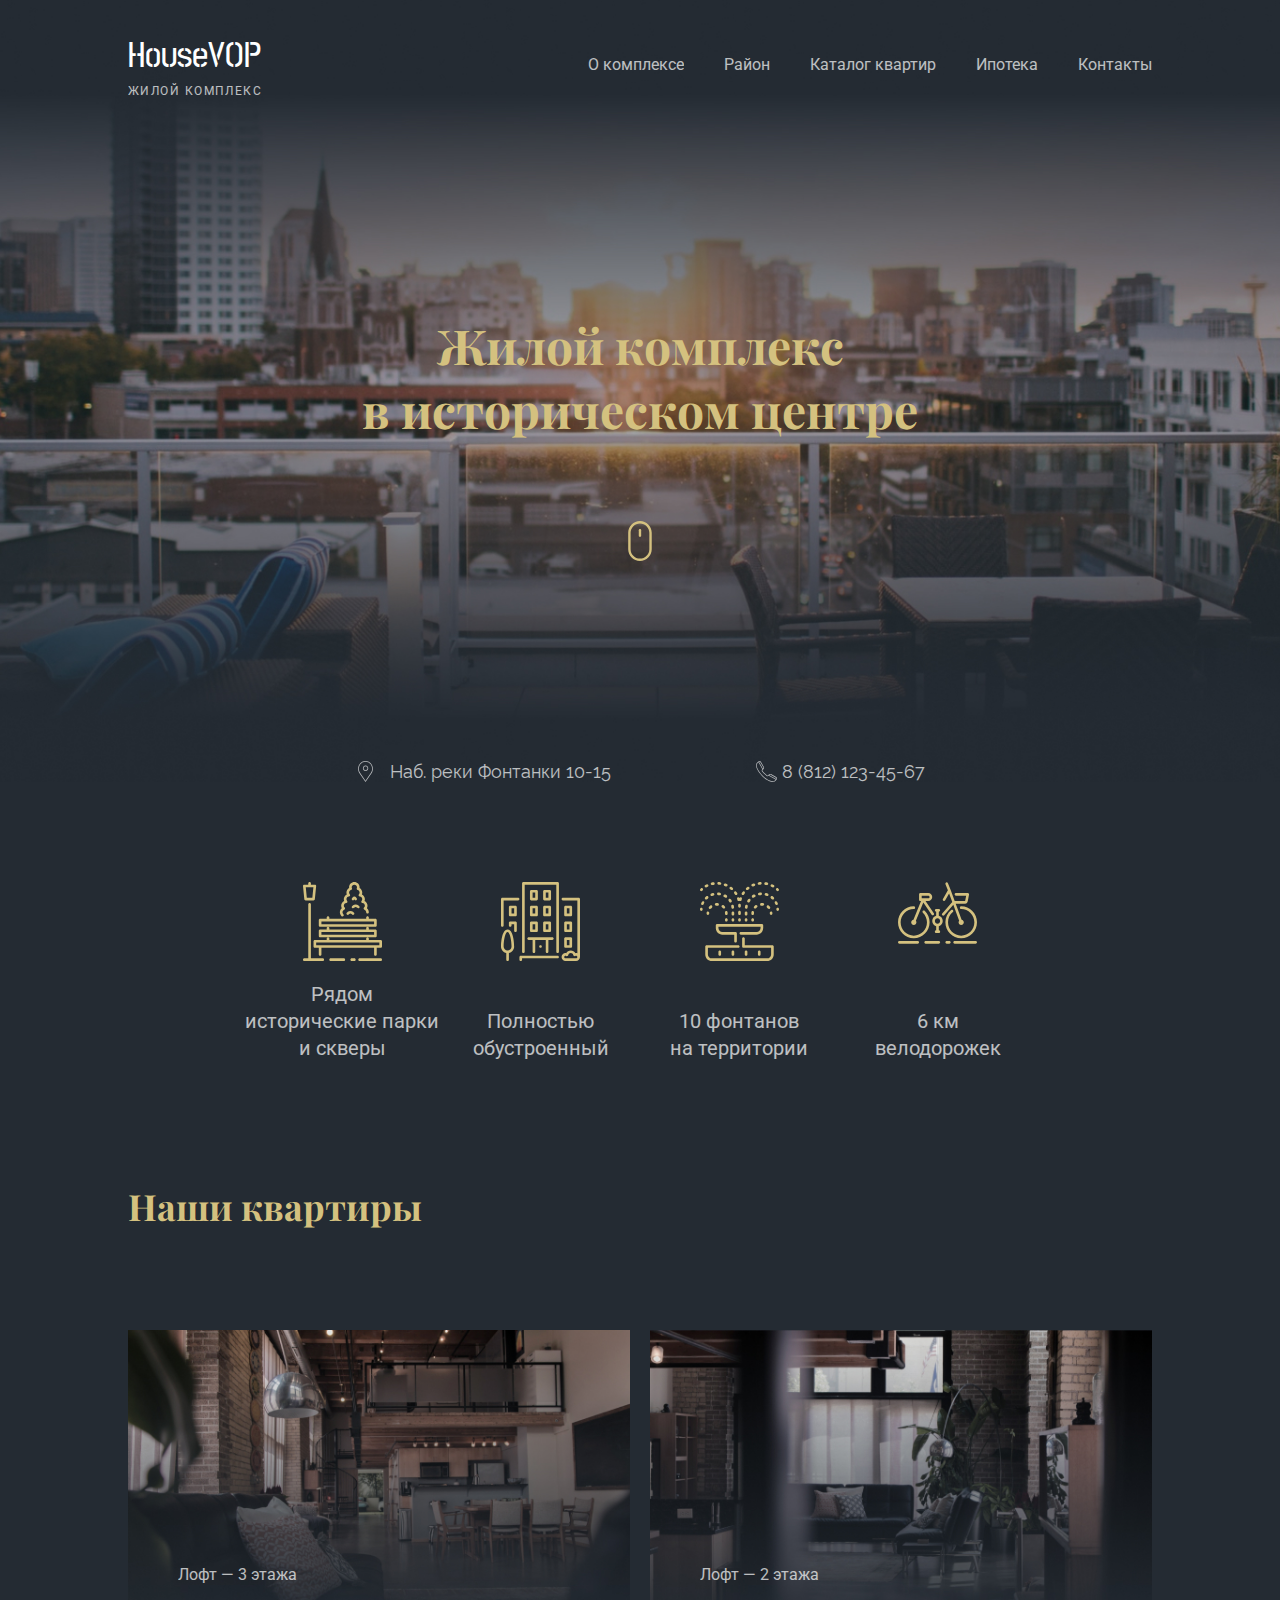
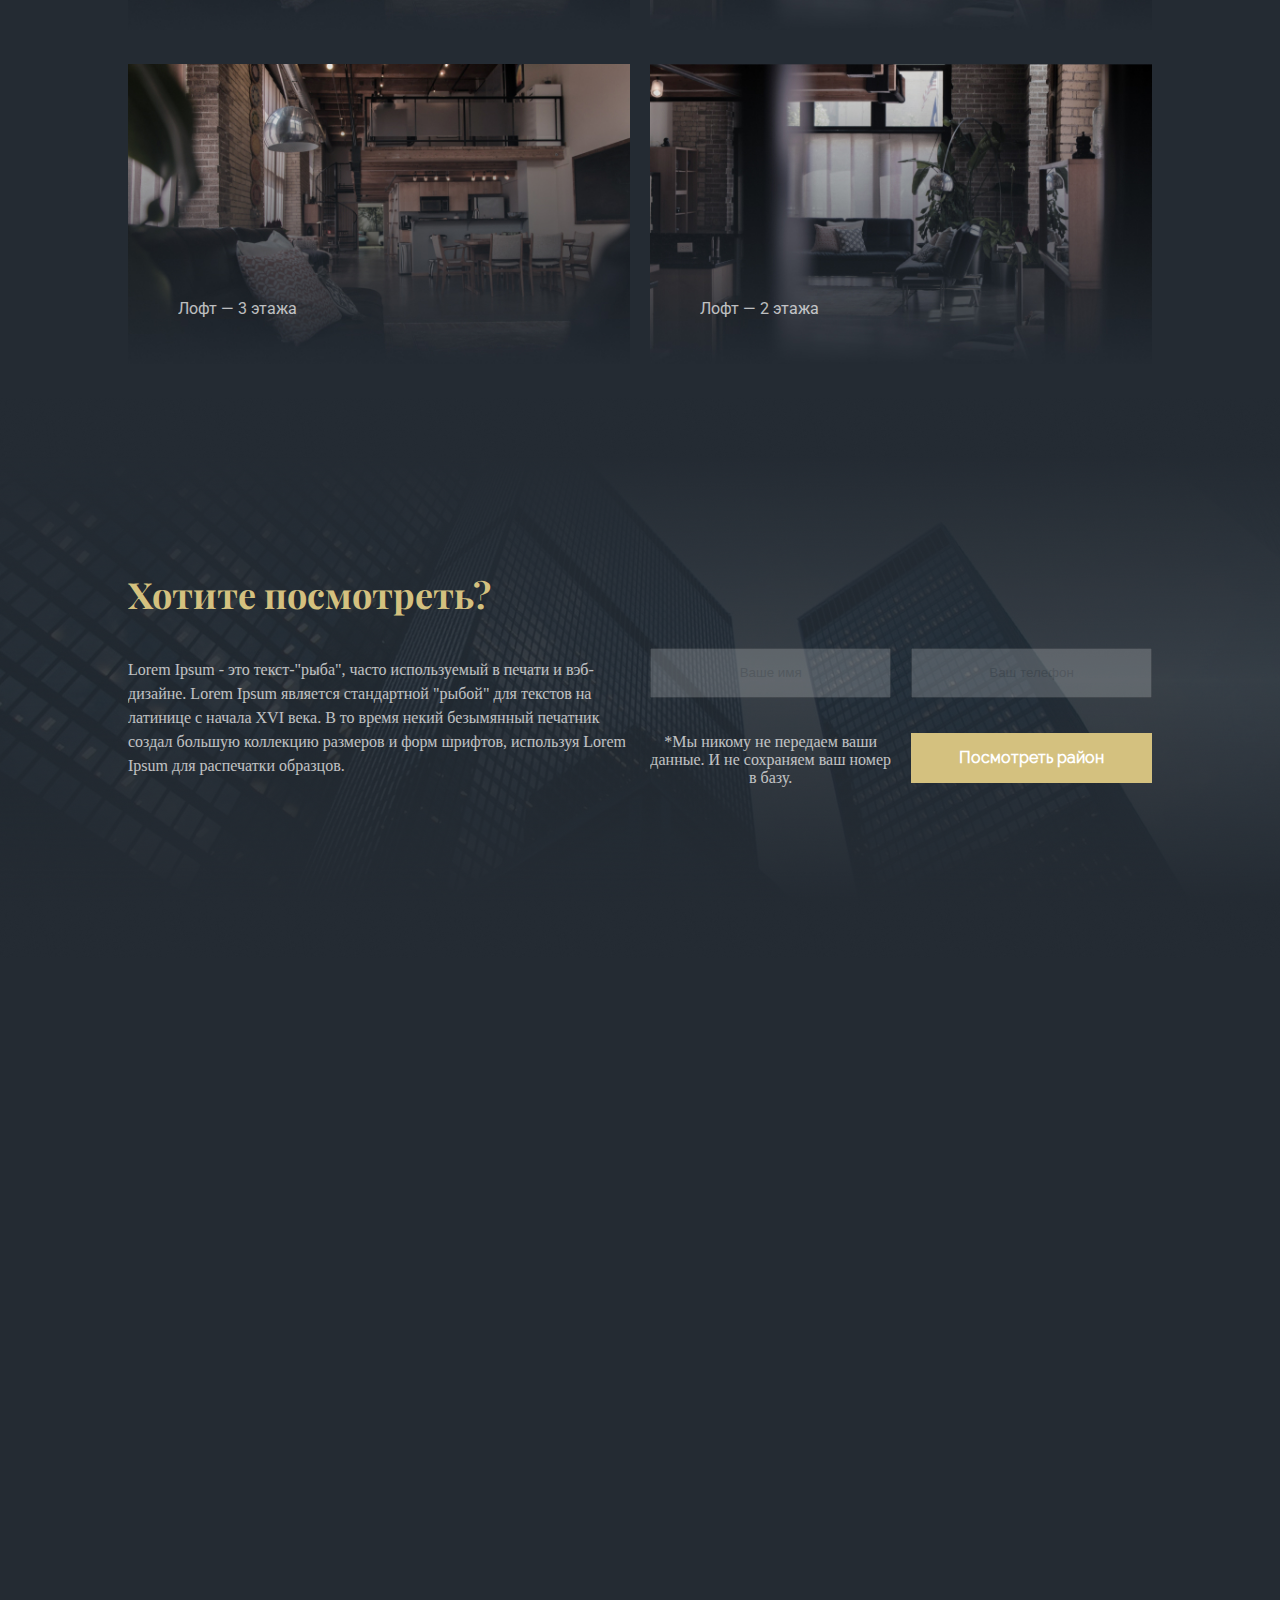
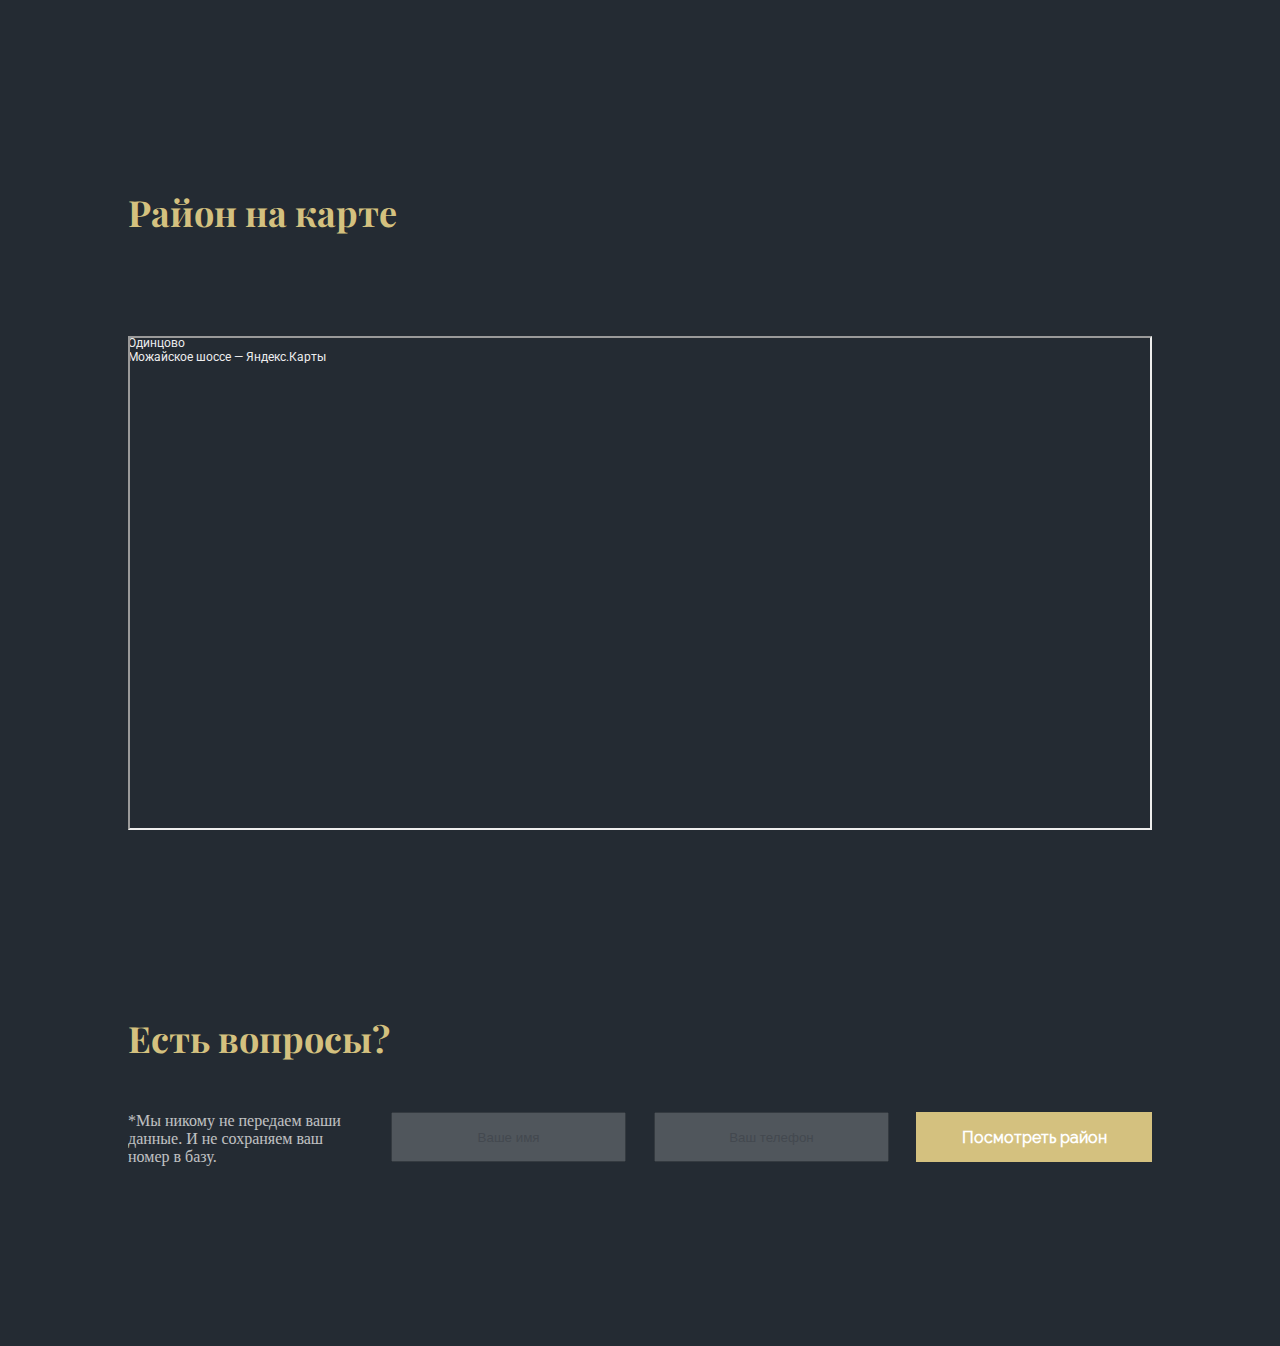
<file: index.html>
<!DOCTYPE html>
<html lang="en">
  <head>
    <meta charset="UTF-8" />
    <meta name="viewport" content="width=device-width, initial-scale=1.0" />
    <link
      rel="stylesheet"
      href="https://cdnjs.cloudflare.com/ajax/libs/animate.css/4.1.1/animate.min.css"
    />
    <link rel="stylesheet" href="assets/css/housevop.css" />

    <title>HouseVop2</title>
  </head>

  <body>
    <div class="header">
      <div class="container">
        <nav class="header-top">
          <div class="header-logo">
            <p class="header-logo-top">HouseVOP</p>
            <p class="header-logo-bottom">ЖИЛОЙ КОМПЛЕКС</p>
          </div>
          <div class="header-menu-burger" id="header-menu-burger">
            <span
              class="header-menu-burger-span"
              id="header-menu-burger-span"
            ></span>
          </div>
          <ul class="header-menu" id="header-menu">
            <li class="header-menu-item">
              <a href="#" class="header-menu-link">О комплексе</a>
            </li>
            <li class="header-menu-item">
              <a href="#" class="header-menu-link">Район</a>
            </li>
            <li class="header-menu-item">
              <a href="#" class="header-menu-link">Каталог квартир</a>
            </li>
            <li class="header-menu-item">
              <a href="#" class="header-menu-link">Ипотека</a>
            </li>
            <li class="header-menu-item">
              <a href="#" class="header-menu-link">Контакты</a>
            </li>
          </ul>
        </nav>
        <div class="header-middle">
          <h2 class="header-middle-title">
            Жилой комплекс <br />
            в историческом центре
          </h2>
          <img
            class="header-middle-mouseimg"
            src="assets/img/mouse.svg"
            alt="mouse"
          />
        </div>
        <div class="header-bottom">
          <a href="#" class="header-bottom-address">Наб. реки Фонтанки 10-15</a>
          <a href="tel:8(812)123-45-67" class="header-bottom-phone"
            >8 (812) 123-45-67</a
          >
        </div>
      </div>
    </div>
    <main class="main">
      <div class="container">
        <ul class="cards">
          <li class="cards-card">
            <img src="./assets/img/bench.svg" alt="#" class="cards-img" />
            <p class="cards-text">Рядом исторические парки и скверы</p>
          </li>
          <li class="cards-card">
            <img src="./assets/img/House.svg" alt="#" class="cards-img" />
            <p class="cards-text">Полностью обустроенный</p>
          </li>
          <li class="cards-card">
            <img src="./assets/img/Fountain.svg" alt="#" class="cards-img" />
            <p class="cards-text">
              10 фонтанов <br />
              на территории
            </p>
          </li>
          <li class="cards-card">
            <img src="./assets/img/Bicicle.svg" alt="#" class="cards-img" />
            <p class="cards-text">
              6 км <br />
              велодорожек
            </p>
          </li>
          <!-- <span class="number number2">II</span> -->
        </ul>
      </div>

      <div class="container">
        <h2 class="cards-title cards-2-title">Наши квартиры</h2>
        <div class="cards-2">
          <div class="card-2">
            <img src="assets/img/pic1.jpg" alt="pic1" class="card-2-img" />
            <p class="card-2-text">Лофт — 3 этажа</p>
          </div>
          <div class="card-2">
            <img src="assets/img/pic2.jpg" alt="pic2" class="card-2-img" />
            <p class="card-2-text">Лофт — 2 этажа</p>
          </div>
          <div class="card-2">
            <img src="assets/img/pic1.jpg" alt="" class="card-2-img" />
            <p class="card-2-text">Лофт — 3 этажа</p>
          </div>
          <div class="card-2">
            <img src="assets/img/pic2.jpg" alt="" class="card-2-img" />
            <p class="card-2-text">Лофт — 2 этажа</p>
          </div>
          <!-- <span class="number number-3">III</span> -->
        </div>
      </div>

      <section class="wannawatch">
        <div class="container wannawatch-container">
          <h2 class="wannawatch-title cards-title">Хотите посмотреть?</h2>
          <div class="wannawatch-wrapper">
            <div class="wannawatch-left">
              <p class="wannawatch-left-text text">
                Lorem Ipsum - это текст-"рыба", часто используемый в печати и
                вэб-дизайне. Lorem Ipsum является стандартной "рыбой" для
                текстов на латинице с начала XVI века. В то время некий
                безымянный печатник создал большую коллекцию размеров и форм
                шрифтов, используя Lorem Ipsum для распечатки образцов.
              </p>
            </div>

            <div class="wannawatch-right">
              <input
                type="text"
                placeholder="Ваше имя"
                class="wannawatch-right-name input-name input"
              />
              <input
                type="text"
                placeholder="Ваш телефон"
                class="wannawatch-right-phone input-phone input"
              />
              <p class="wannawatch-right-text text">
                *Мы никому не передаем ваши данные. И не сохраняем ваш номер в
                базу.
              </p>
              <button class="wannawatch-right-button button">Посмотреть район</button>
            </div>
          </div>
        </div>
      </section>
      <section class="frame">
        <div class="frame-container">
          <iframe
            width="720"
            height="650"
            src="https://www.youtube.com/embed/lFQJETg08FU"
            frameborder="0"
            allow="accelerometer; autoplay; clipboard-write; encrypted-media; gyroscope; picture-in-picture"
            allowfullscreen
          ></iframe>
        </div>
      </section>
      <section class="district">
        <div class="container district-container">
          <h2 class="cards-title district-title">Район на карте</h2>
          <div style="position: relative; overflow: hidden">
            <a
              href="https://yandex.ru/maps/10743/odincovo/?utm_medium=mapframe&utm_source=maps"
              style="color: #eee; font-size: 12px; position: absolute; top: 0px"
              >Одинцово</a
            ><a
              href="https://yandex.ru/maps/10743/odincovo/?ll=37.274341%2C55.676312&mode=whatshere&utm_medium=mapframe&utm_source=maps&whatshere%5Bpoint%5D=37.278290%2C55.675452&whatshere%5Bzoom%5D=15&z=15"
              style="
                color: #eee;
                font-size: 12px;
                position: absolute;
                top: 14px;
              "
              >Можайское шоссе — Яндекс.Карты</a
            ><iframe
              src="https://yandex.ru/map-widget/v1/-/CCUQEXc7DC"
              width="100%"
              height="494"
              frameborder="1"
              allowfullscreen="true"
              style="position: relative"
            ></iframe>
          </div>
        </div>
      </section>
      <section class="questions">
        <div class="questions-container container">
          <h2 class="questions-title cards-title">Есть вопросы?</h2>
            <div class="questions-wrapper">
              <p class="questions-text text">
                *Мы никому не передаем ваши данные. И не сохраняем ваш номер в
                базу.
              </p>
              <input
                type="text"
                placeholder="Ваше имя"
                class="questions-name input"
              />
              <input
                type="text"
                placeholder="Ваш телефон"
                class="questions-phone input"
              />
              <button class="questions-button button">Посмотреть район</button>
            </div>
        </div>
      </section>
    </main>

    <script src="assets/js/script.js"></script>
  </body>
</html>
</file>
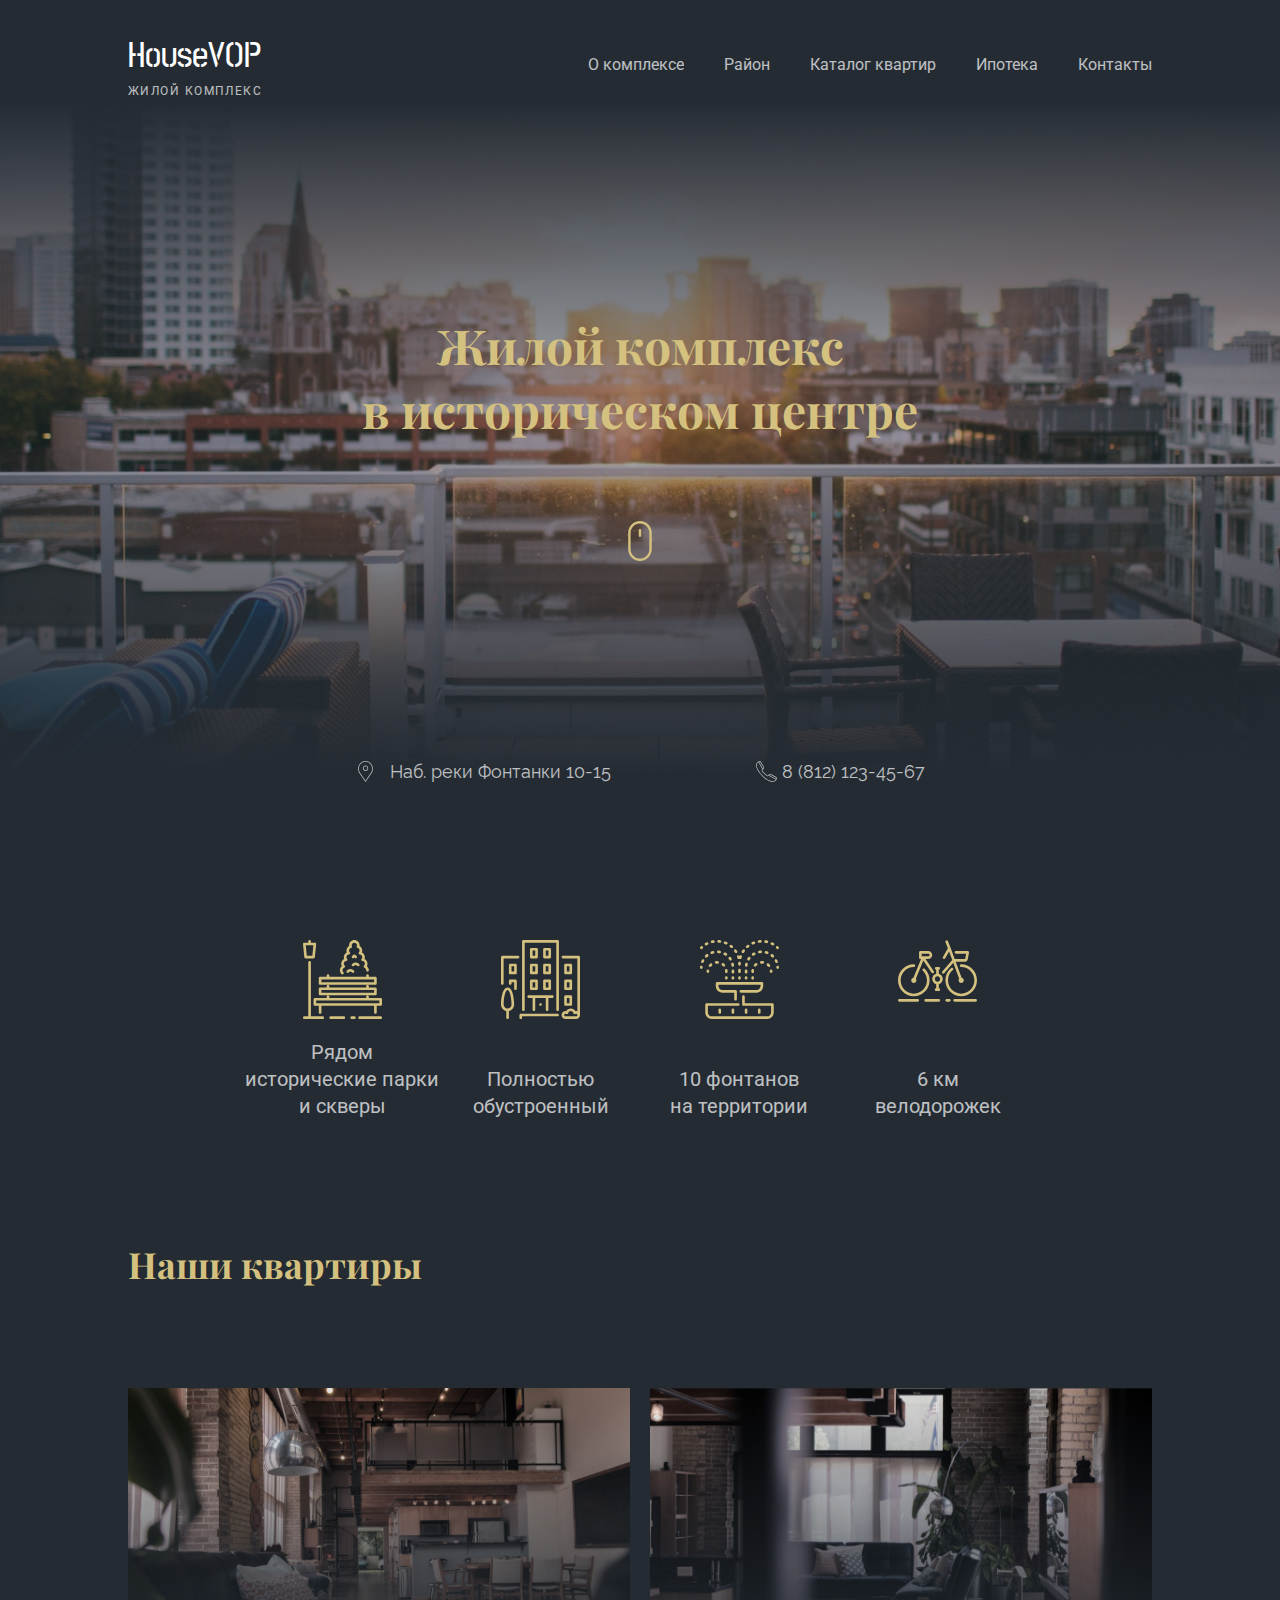
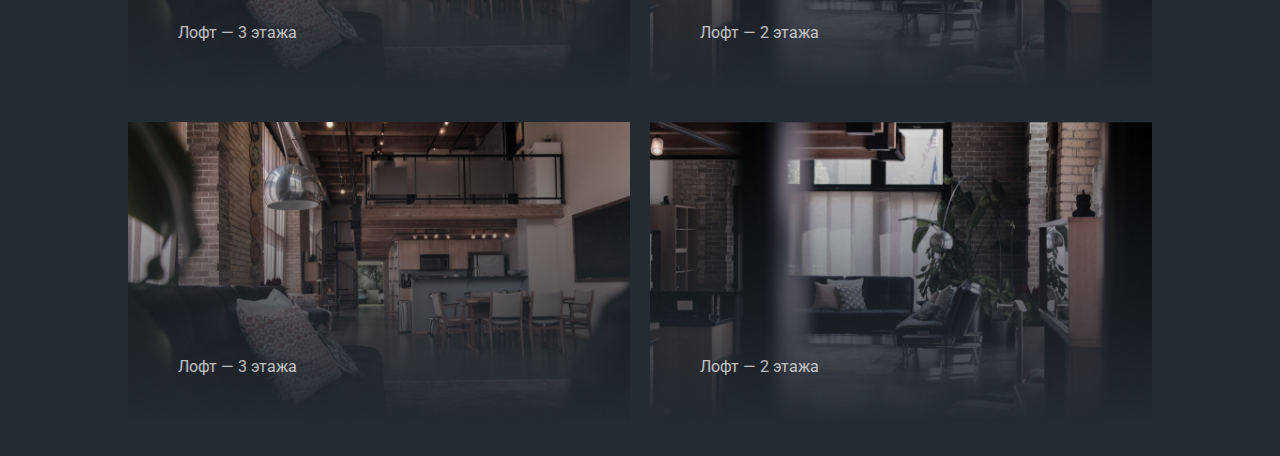
<file: HouseVop1/index.html>
<!DOCTYPE html>
<html lang="en">
<head>
    <meta charset="UTF-8">
    <meta name="viewport" content="width=device-width, initial-scale=1.0">
    <link rel="stylesheet" href="https://cdnjs.cloudflare.com/ajax/libs/animate.css/4.1.1/animate.min.css">
    <link rel="stylesheet" href="assets/css/housevop.css">

    <title>HouseVop2</title>
</head>
<body>
    <div class="header">
        <div class="container">
            <nav class="header-top">
                <div class="header-logo">
                    <p class="header-logo-top">HouseVOP</p>
                    <p class="header-logo-bottom">ЖИЛОЙ КОМПЛЕКС</p>
                </div>
                <div class="header-menu-burger" id="header-menu-burger">
                    <span class="header-menu-burger-span" id="header-menu-burger-span"></span>
                </div>
                <ul class="header-menu" id="header-menu">
                    <li class="header-menu-item"><a href="#" class="header-menu-link">О комплексе</a></li>
                    <li class="header-menu-item"><a href="#" class="header-menu-link">Район</a></li>
                    <li class="header-menu-item"><a href="#" class="header-menu-link">Каталог квартир</a></li>
                    <li class="header-menu-item"><a href="#" class="header-menu-link">Ипотека</a></li>
                    <li class="header-menu-item"><a href="#" class="header-menu-link">Контакты</a></li>
                </ul>
            </nav>
            <div class="header-middle">
                <h2 class="header-middle-title">Жилой комплекс <br> в историческом центре </h2>
                <img class="header-middle-mouseimg" src="assets/img/mouse.svg" alt="mouse">
            </div>
            <div class="header-bottom">
                <a href="#" class="header-bottom-address">Наб. реки Фонтанки 10-15</a>
                <a href="tel:8(812)123-45-67" class="header-bottom-phone">8 (812) 123-45-67</a>
            </div>
        </div>
    </div>
    <main class="main">
        <div class="container">
            <ul class="cards">
                <li class="cards-card">
                    <img src="./assets/img/bench.svg" alt="#" class="cards-img">
                    <p class="cards-text">Рядом исторические
                        парки и скверы</p>
                </li>
                <li class="cards-card">
                    <img src="./assets/img/House.svg" alt="#" class="cards-img">
                    <p class="cards-text">Полностью
                        обустроенный</p>
                </li>
                <li class="cards-card">
                    <img src="./assets/img/Fountain.svg" alt="#" class="cards-img">
                    <p class="cards-text">10 фонтанов <br>
                        на территории</p>
                </li>
                <li class="cards-card">
                    <img src="./assets/img/Bicicle.svg" alt="#" class="cards-img">
                    <p class="cards-text">6 км <br>
                        велодорожек</p>
                </li>
                <!-- <span class="number number2">II</span> -->
            </ul>
        </div>

        <div class="container">
            <h2 class="cards-title cards-2-title">Наши квартиры</h2>
            <div class="cards-2">
                <div class="card-2">
                    <img src="assets/img/pic1.jpg" alt="pic1" class="card-2-img">
                    <p class="card-2-text">Лофт — 3 этажа</p>
                </div>
                <div class="card-2">
                    <img src="assets/img/pic2.jpg" alt="pic2" class="card-2-img">
                    <p class="card-2-text">Лофт — 2 этажа</p>
                </div>
                <div class="card-2">
                    <img src="assets/img/pic1.jpg" alt="" class="card-2-img">
                    <p class="card-2-text">Лофт — 3 этажа</p>
                </div>
                <div class="card-2">
                    <img src="assets/img/pic2.jpg" alt="" class="card-2-img">
                    <p class="card-2-text">Лофт — 2 этажа</p>
                </div>
                <!-- <span class="number number-3">III</span> -->
            </div>
        </div>

    </main>
    



    <script src="assets/js/script.js"></script>
</body>
</html>
</file>
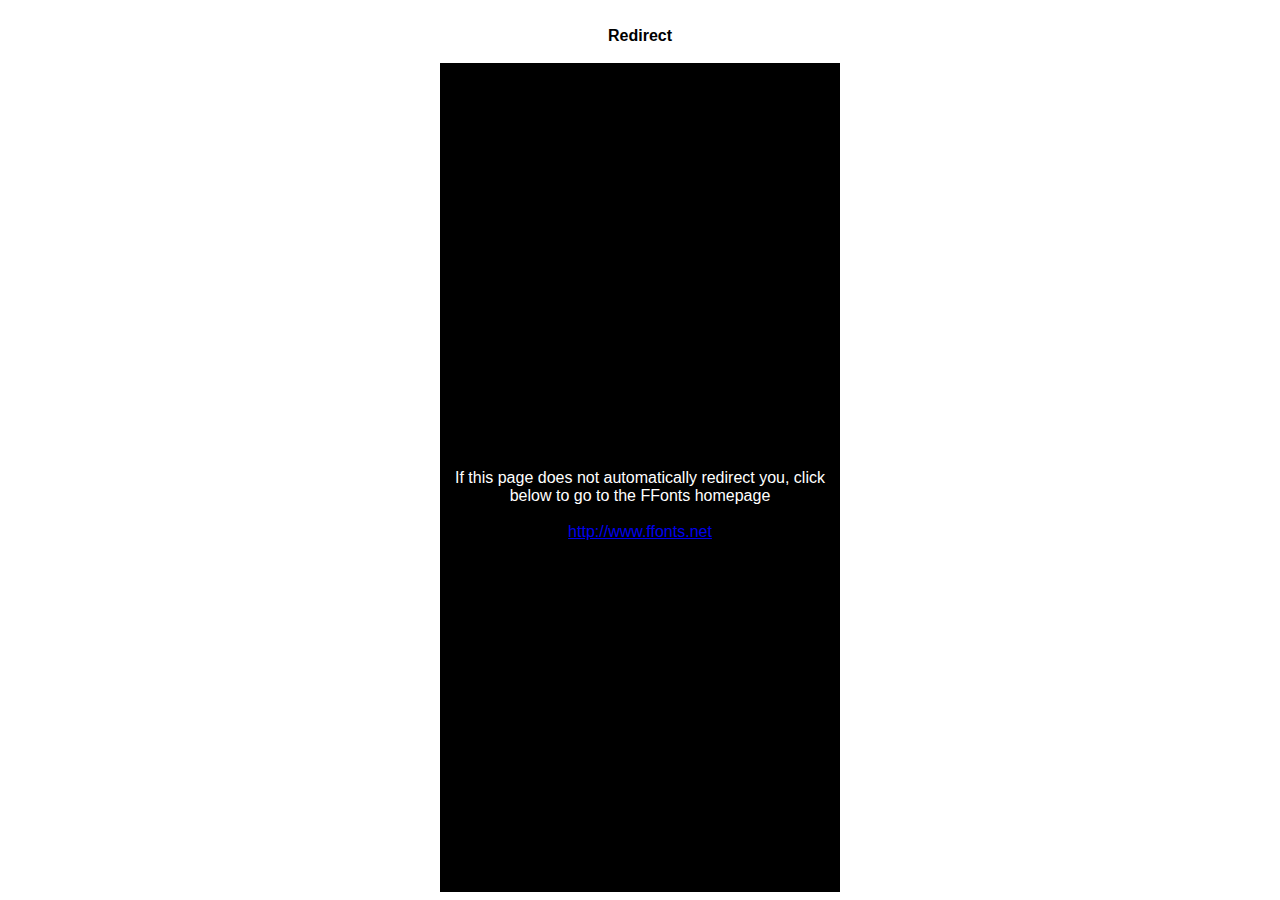
<file: fonts/Post-No-Bills-Jaffna-SemiBold/ffonts.net.htm>
<HTML>
<HEAD>
<TITLE>FFonts - Redirect</TITLE>
<meta http-equiv="refresh" content="1;url=http://www.ffonts.net">
<script language="javascript">
<!-- 
//location.replace("http://www.ffonts.net");
-->
</script>
</HEAD>

<BODY >
<CENTER>
<TABLE WIDTH="400" HEIGHT="100%" BORDER="0" CELLPADDING="0" CELLSPACING="0">
<TR><TD WIDTH="100%" HEIGHT="20" ALIGN="CENTER" VALIGN="LEFT" BGCOLOR="#FFFFFF"><FONT FACE="Arial, Sans Serif, Verdana" SIZE=3 COLOR="#000000"><B>Redirect</B></FONT></TD></TR>
<TR><TD WIDTH="100%" HEIGHT="300" ALIGN="CENTER" VALIGN="LEFT" BGCOLOR="#000000"><BR><BR><BR>
<FONT FACE="Arial, Sans Serif, Verdana" SIZE=3 COLOR="#FFFFFF">If this page does not automatically redirect you, click below to go to the FFonts homepage</FONT>
<BR><BR>
<FONT FACE="Arial, Sans Serif, Verdana" SIZE=3 COLOR="#FFFFFF"><A HREF="http://www.ffonts.net" TARGET="_top">http://www.ffonts.net</A>
</TD></TR>
</TD></TR>
</TABLE>
</CENTER>
</BODY>
</HTML>
</file>
<file: assets/css/housevop.css>
@import url("https://fonts.googleapis.com/css2?family=Playfair+Display:wght@700&display=swap");
@import url("https://fonts.googleapis.com/css2?family=Roboto:wght@300&display=swap");
@import url("https://fonts.googleapis.com/css2?family=Noto+Serif:wght@700&display=swap");
* {
  margin: 0;
  padding: 0;
  list-style: none;
  text-decoration: none;
  box-sizing: border-box;
}

@font-face {
  font-family: Raleway-Regular;
  src: url("../fonts/raleway-family-v3.0/Raleway-Regular.ttf");
}

@font-face {
  font-family: PostNoBillsJaffna-SemiBold;
  src: url("../fonts/Post-No-Bills-Jaffna-SemiBold/postnobillsjaffna/PostNoBillsJaffna-SemiBold.ttf");
}

@font-face {
  font-family: PlayfairDisplay;
  src: url("../fonts/Playfair_Display/PlayfairDisplay-VariableFont_wght.ttf");
}

@font-face {
  font-family: Roboto-Regular;
  src: url(../fonts/Roboto/Roboto-Regular.ttf);
}

body {
  font-family: 'Roboto', sans-serif;
  background-color: #242b33;
  color: #fff;
}

.container {
  width: 80%;
  margin: 0 auto;
}

.cards-title {
  font-family: 'Playfair Display', serif;
  font-size: 36px;
  line-height: 48px;
  color: #D4C17F;
}

.number {
  z-index: -1;
  font-family: 'Noto Serif', serif;
  position: absolute;
  color: #282f37;
  font-size: 350px;
}

.input {
  height: 50px;
  opacity: .2;
}

.input::placeholder {
  color: #BEBEBE;
  opacity: 1;
  text-align: center;
}

.text {
  color: #E7E7E7;
  font-family: Raleway;
  opacity: .8;
}

.button {
  font-family: Raleway-Regular;
  font-weight: bold;
  font-size: 16px;
  line-height: 27px;
  color: #FFFFFF;
  background: #D4C17F;
  border: none;
  height: 50px;
}

.header {
  background-image: url("../img/header-bg.jpg");
  background-position: center;
  width: 100%;
  background-size: cover;
  margin-bottom: 100px;
}

.header-top {
  display: flex;
  justify-content: space-between;
  padding-top: 30px;
  margin-bottom: 215px;
}

.header-logo-top {
  font-family: PostNoBillsJaffna-SemiBold;
  font-size: 36px;
  line-height: 54px;
  color: #FFFFFF;
}

.header-logo-bottom {
  font-family: Roboto-Regular;
  font-size: 12px;
  line-height: 14px;
  letter-spacing: 0.12em;
  color: #FFFFFF;
  opacity: 0.7;
}

.header-menu {
  display: flex;
  justify-content: space-between;
  align-items: center;
}

.header-menu-item {
  margin-left: 40px;
}

.header-menu-link {
  color: #fff;
  opacity: 0.7;
}

.header-menu-burger {
  display: none;
}

.header-middle {
  width: 80%;
  margin: 0 auto;
}

.header-middle-title {
  font-family: 'Playfair Display', serif;
  font-size: 48px;
  line-height: 64px;
  text-align: center;
  color: #D4C17F;
  margin-bottom: 80px;
}

.header-middle-mouseimg {
  display: block;
  margin: 0 auto;
  margin-bottom: 200px;
}

.header-bottom {
  width: 70%;
  margin: 0 auto;
  display: flex;
  justify-content: space-around;
}

.header-bottom > a {
  font-family: Raleway-Regular;
  display: inline-block;
  text-align: right;
  background-repeat: no-repeat;
  font-size: 18px;
  line-height: 21px;
  color: #FFFFFF;
  opacity: 0.7;
}

.header-bottom-address {
  background-image: url("../../assets/img/placeholder.svg");
  width: 256px;
}

.header-bottom-phone {
  background-image: url("../../assets/img/phone.svg");
  width: 169px;
}

@media (max-width: 880px) {
  .header-menu-burger {
    display: block;
    position: absolute;
    right: 50px;
    top: 40px;
    width: 50px;
    height: 50px;
    cursor: pointer;
  }
  .header-menu-burger span, .header-menu-burger span:before, .header-menu-burger span:after {
    display: block;
    width: 100%;
    position: absolute;
    height: 10px;
    background: #acaaaa;
    transition: .3s;
    border-radius: 5px;
  }
  .header-menu-burger span {
    top: 20px;
  }
  .header-menu-burger span:before {
    content: "";
    top: -20px;
    transition: top 300ms 300ms, transform 300ms cubic-bezier(0.23, 1, 0.32, 1);
  }
  .header-menu-burger span:after {
    content: "";
    bottom: -20px;
    transition: bottom 300ms 300ms, transform 300ms cubic-bezier(0.23, 1, 0.32, 1);
  }
  .header-menu-burger span.active {
    background: rgba(255, 255, 255, 0);
  }
  .header-menu-burger span.active:before {
    content: "";
    top: 0px;
    transform: rotate(45deg);
    transition: top 300ms, transform 300ms 300ms cubic-bezier(0.68, -0.55, 0.265, 1.55);
  }
  .header-menu-burger span.active:after {
    content: "";
    bottom: 0px;
    transform: rotate(-45deg);
    transition: bottom 300ms, transform 300ms 300ms cubic-bezier(0.68, -0.55, 0.265, 1.55);
  }
  .header-menu {
    display: none;
    flex-direction: column;
    border-radius: 10px;
    background: linear-gradient(180deg, #242B33 11.98%, rgba(45, 52, 60, 0.38) 51.04%, #242B33 92.19%);
    position: absolute;
    right: 120px;
    top: 30px;
    padding: 20px;
  }
  .header-menu-item {
    padding: 15px 10px 15px;
    margin: 0;
  }
  .header-menu-animate {
    display: flex;
    animation: backInRight;
    animation-duration: 2s;
  }
  .header-menu-hiding {
    animation: backOutRight;
    animation-duration: 2s;
  }
}

@media (max-width: 700px) {
  .header-top {
    margin-bottom: 130px;
  }
  .header-middle-title {
    font-size: 28px;
  }
  .header-middle-mouseimg {
    margin-bottom: 170px;
  }
  .header-bottom {
    width: 257px;
    flex-direction: column;
    align-items: center;
  }
  .header-bottom-address {
    margin-bottom: 20px;
  }
}

.footer {
  color: #000;
}

.cards {
  display: flex;
  justify-content: space-between;
  width: 794px;
  margin: 0 auto;
  position: relative;
  margin-bottom: 120px;
}

.cards-card {
  display: flex;
  flex-direction: column;
  justify-content: space-between;
  flex-basis: 25%;
  text-align: center;
  height: 180px;
}

.cards-text {
  font-family: 'Roboto', sans-serif;
  font-size: 20px;
  line-height: 27px;
  color: #FFFFFF;
  opacity: 0.7;
}

.cards-img {
  width: 40%;
  margin: 0 auto;
}

.number2 {
  top: -90%;
  right: 25%;
}

@media (max-width: 880px) {
  .cards {
    flex-direction: column;
    width: 80%;
  }
  .cards-card {
    margin-bottom: 80px;
  }
  .cards-img {
    margin-bottom: 30px;
  }
  .cards-text {
    font-size: 30px;
    line-height: 37px;
  }
}

.cards-2 {
  display: flex;
  flex-wrap: wrap;
  justify-content: space-between;
  position: relative;
}

.cards-2-title {
  margin-bottom: 100px;
}

.cards-2 .card-2 {
  position: relative;
  flex-basis: 49%;
  height: 80%;
  width: 100%;
  margin-bottom: 30px;
}

.cards-2 .card-2-img {
  height: 100%;
  width: 100%;
}

.cards-2 .card-2-text {
  position: absolute;
  color: #fff;
  z-index: 1;
  bottom: 50px;
  left: 50px;
  opacity: 0.7;
}

.number-3 {
  top: -45%;
  left: 30%;
}

@media (max-width: 880px) {
  .cards-2 {
    flex-direction: column;
  }
  .cards-2 .card-2 {
    margin-bottom: 50px;
  }
}

.wannawatch {
  height: 560px;
  background-image: url("../img/wannawatch-bg.png");
  background-size: cover;
  background-repeat: no-repeat;
  background-position: top center;
}

.wannawatch-container {
  height: 100%;
  display: flex;
  flex-direction: column;
  align-items: center;
  justify-content: center;
}

.wannawatch-wrapper {
  display: flex;
  justify-content: space-between;
}

.wannawatch-title {
  margin-bottom: 30px;
  justify-self: start;
  align-self: start;
}

.wannawatch-left {
  width: 49%;
}

.wannawatch-left-text {
  padding-top: 2%;
  display: block;
  font-family: Raleway;
  font-size: 16px;
  line-height: 24px;
}

.wannawatch-right {
  width: 49%;
  display: flex;
  flex-wrap: wrap;
  justify-content: space-between;
}

.wannawatch-right-name {
  width: 48%;
  margin-bottom: 35px;
}

.wannawatch-right-phone {
  width: 48%;
  margin-bottom: 35px;
}

.wannawatch-right-text {
  text-align: center;
  display: block;
  width: 48%;
}

.wannawatch-right-button {
  width: 48%;
}

@media (max-width: 800px) {
  .wannawatch-wrapper {
    flex-direction: column;
  }
  .wannawatch-title {
    margin: 0 auto 30px;
  }
  .wannawatch-left {
    width: 100%;
    margin-bottom: 50px;
  }
  .wannawatch-right {
    width: 100%;
  }
}

.frame {
  margin-bottom: 180px;
}

.frame-container {
  width: 720px;
  height: 650px;
  margin: 0 auto;
}

.district {
  margin-bottom: 180px;
}

.district-title {
  margin-bottom: 100px;
}

.questions {
  margin-bottom: 180px;
}

.questions-wrapper {
  display: flex;
  flex-wrap: wrap;
  justify-content: space-between;
}

.questions-title {
  margin-bottom: 50px;
}

.questions-text, .questions-name, .questions-phone, .questions-button {
  width: 23%;
}

@media (max-width: 900px) {
  .questions-wrapper {
    display: flex;
    flex-direction: column;
    align-items: center;
  }
  .questions-title {
    text-align: center;
    margin-bottom: 50px;
  }
  .questions-text, .questions-name, .questions-phone, .questions-button {
    width: 80%;
    margin-bottom: 20px;
  }
}
</file>
<file: HouseVop1/assets/css/housevop.css>
@import url("https://fonts.googleapis.com/css2?family=Playfair+Display:wght@700&display=swap");
@import url("https://fonts.googleapis.com/css2?family=Roboto:wght@300&display=swap");
@import url("https://fonts.googleapis.com/css2?family=Noto+Serif:wght@700&display=swap");
* {
  margin: 0;
  padding: 0;
  list-style: none;
  text-decoration: none;
  box-sizing: border-box;
}

@font-face {
  font-family: Raleway-Regular;
  src: url("../fonts/raleway-family-v3.0/Raleway-Regular.ttf");
}

@font-face {
  font-family: PostNoBillsJaffna-SemiBold;
  src: url("../fonts/Post-No-Bills-Jaffna-SemiBold/postnobillsjaffna/PostNoBillsJaffna-SemiBold.ttf");
}

@font-face {
  font-family: PlayfairDisplay;
  src: url("../fonts/Playfair_Display/PlayfairDisplay-VariableFont_wght.ttf");
}

@font-face {
  font-family: Roboto-Regular;
  src: url(../fonts/Roboto/Roboto-Regular.ttf);
}

body {
  font-family: 'Roboto', sans-serif;
  background-color: #242b33;
}

.container {
  width: 80%;
  margin: 0 auto;
}

.cards-title {
  font-family: 'Playfair Display', serif;
  font-size: 36px;
  line-height: 48px;
  color: #D4C17F;
}

.number {
  z-index: -1;
  font-family: 'Noto Serif', serif;
  position: absolute;
  color: #282f37;
  font-size: 350px;
}

.header {
  height: 840px;
  background-image: url("../img/header-bg.jpg");
  background-position: center;
  width: 100%;
  background-size: cover;
  margin-bottom: 100px;
}

.header-top {
  display: flex;
  justify-content: space-between;
  padding-top: 30px;
  margin-bottom: 215px;
}

.header-logo-top {
  font-family: PostNoBillsJaffna-SemiBold;
  font-size: 36px;
  line-height: 54px;
  color: #FFFFFF;
}

.header-logo-bottom {
  font-family: Roboto-Regular;
  font-size: 12px;
  line-height: 14px;
  letter-spacing: 0.12em;
  color: #FFFFFF;
  opacity: 0.7;
}

.header-menu {
  display: flex;
  justify-content: space-between;
  align-items: center;
}

.header-menu-item {
  margin-left: 40px;
}

.header-menu-link {
  color: #fff;
  opacity: 0.7;
}

.header-menu-burger {
  display: none;
}

.header-middle {
  width: 80%;
  margin: 0 auto;
}

.header-middle-title {
  font-family: 'Playfair Display', serif;
  font-size: 48px;
  line-height: 64px;
  text-align: center;
  color: #D4C17F;
  margin-bottom: 80px;
}

.header-middle-mouseimg {
  display: block;
  margin: 0 auto;
  margin-bottom: 200px;
}

.header-bottom {
  width: 70%;
  margin: 0 auto;
  display: flex;
  justify-content: space-around;
}

.header-bottom > a {
  font-family: Raleway-Regular;
  display: inline-block;
  text-align: right;
  background-repeat: no-repeat;
  font-size: 18px;
  line-height: 21px;
  color: #FFFFFF;
  opacity: 0.7;
}

.header-bottom-address {
  background-image: url("../../assets/img/placeholder.svg");
  width: 256px;
}

.header-bottom-phone {
  background-image: url("../../assets/img/phone.svg");
  width: 169px;
}

@media (max-width: 880px) {
  .header-menu-burger {
    display: block;
    position: absolute;
    right: 50px;
    top: 40px;
    width: 50px;
    height: 50px;
    cursor: pointer;
  }
  .header-menu-burger span, .header-menu-burger span:before, .header-menu-burger span:after {
    display: block;
    width: 100%;
    position: absolute;
    height: 10px;
    background: #acaaaa;
    transition: .3s;
    border-radius: 5px;
  }
  .header-menu-burger span {
    top: 20px;
  }
  .header-menu-burger span:before {
    content: "";
    top: -20px;
    transition: top 300ms 300ms, transform 300ms cubic-bezier(0.23, 1, 0.32, 1);
  }
  .header-menu-burger span:after {
    content: "";
    bottom: -20px;
    transition: bottom 300ms 300ms, transform 300ms cubic-bezier(0.23, 1, 0.32, 1);
  }
  .header-menu-burger span.active {
    background: rgba(255, 255, 255, 0);
  }
  .header-menu-burger span.active:before {
    content: "";
    top: 0px;
    transform: rotate(45deg);
    transition: top 300ms, transform 300ms 300ms cubic-bezier(0.68, -0.55, 0.265, 1.55);
  }
  .header-menu-burger span.active:after {
    content: "";
    bottom: 0px;
    transform: rotate(-45deg);
    transition: bottom 300ms, transform 300ms 300ms cubic-bezier(0.68, -0.55, 0.265, 1.55);
  }
  .header-menu {
    display: none;
    flex-direction: column;
    border-radius: 10px;
    background: linear-gradient(180deg, #242B33 11.98%, rgba(45, 52, 60, 0.38) 51.04%, #242B33 92.19%);
    position: absolute;
    right: 120px;
    top: 30px;
    padding: 20px;
  }
  .header-menu-item {
    padding: 15px 10px 15px;
    margin: 0;
  }
  .header-menu-animate {
    display: flex;
    animation: backInRight;
    animation-duration: 2s;
  }
  .header-menu-hiding {
    animation: backOutRight;
    animation-duration: 2s;
  }
}

@media (max-width: 700px) {
  .header-middle-title {
    font-size: 28px;
  }
  .header-middle-mouseimg {
    margin-bottom: 170px;
  }
  .header-bottom {
    width: 257px;
    flex-direction: column;
    align-items: center;
  }
  .header-bottom-address {
    margin-bottom: 20px;
  }
}

.footer {
  color: #000;
}

.cards {
  display: flex;
  justify-content: space-between;
  width: 794px;
  margin: 0 auto;
  position: relative;
  margin-bottom: 120px;
}

.cards-card {
  display: flex;
  flex-direction: column;
  justify-content: space-between;
  flex-basis: 25%;
  text-align: center;
  height: 180px;
}

.cards-text {
  font-family: 'Roboto', sans-serif;
  font-size: 20px;
  line-height: 27px;
  color: #FFFFFF;
  opacity: 0.7;
}

.cards-img {
  width: 40%;
  margin: 0 auto;
}

.number2 {
  top: -90%;
  right: 25%;
}

@media (max-width: 880px) {
  .cards {
    flex-direction: column;
    width: 80%;
  }
  .cards-card {
    margin-bottom: 80px;
  }
  .cards-img {
    margin-bottom: 30px;
  }
  .cards-text {
    font-size: 30px;
    line-height: 37px;
  }
}

.cards-2 {
  display: flex;
  flex-wrap: wrap;
  justify-content: space-between;
  position: relative;
}

.cards-2-title {
  margin-bottom: 100px;
}

.cards-2 .card-2 {
  position: relative;
  flex-basis: 49%;
  height: 80%;
  width: 100%;
  margin-bottom: 30px;
}

.cards-2 .card-2-img {
  height: 100%;
  width: 100%;
}

.cards-2 .card-2-text {
  position: absolute;
  color: #fff;
  z-index: 1;
  bottom: 50px;
  left: 50px;
  opacity: 0.7;
}

.number-3 {
  top: -45%;
  left: 30%;
}

@media (max-width: 880px) {
  .cards-2 {
    flex-direction: column;
  }
  .cards-2 .card-2 {
    margin-bottom: 50px;
  }
}
</file>
